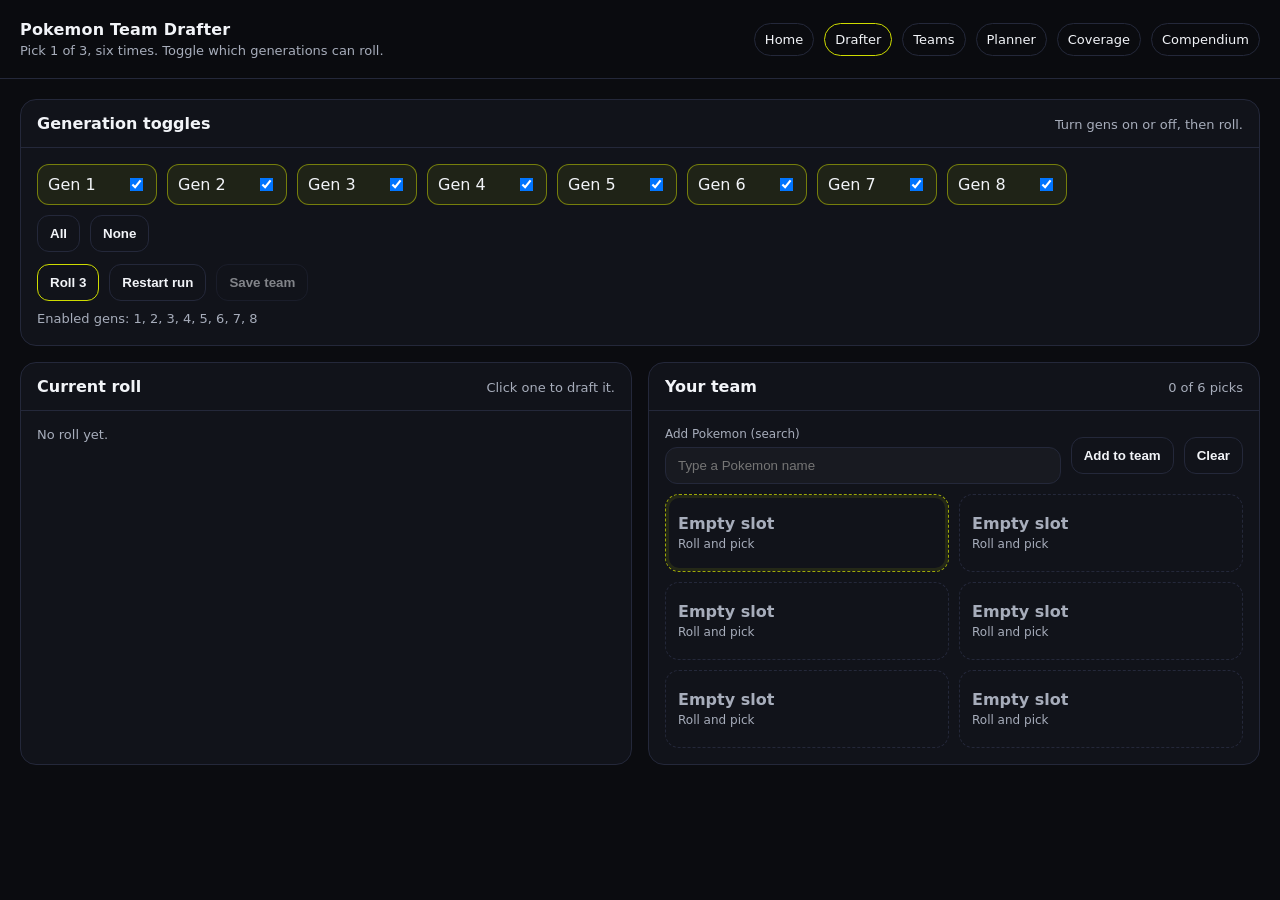
<file: index.html>
<!doctype html>
<html lang="en">
<head>
  <meta charset="utf-8">
  <meta name="viewport" content="width=device-width,initial-scale=1">
  <title>Pokemon Team Drafter</title>
  <link rel="stylesheet" href="styles.css">
</head>
<body>
  <header class="topbar">
    <div class="wrap topbarInner">
      <div>
        <div class="title">Pokemon Team Drafter</div>
        <div class="subtitle">Pick 1 of 3, six times. Toggle which generations can roll.</div>
      </div>
      <nav class="nav">
        <a class="navLink" href="home.html">Home</a>
        <a class="navLink" href="index.html" aria-current="page">Drafter</a>
        <a class="navLink" href="teams.html">Teams</a>
        <a class="navLink" href="planner.html">Planner</a>
        <a class="navLink" href="coverage.html">Coverage</a>
        <a class="navLink" href="compendium.html">Compendium</a>
      </nav>
    </div>
  </header>

  <main class="wrap">
    <section class="card">
      <div class="cardHeader">
        <div class="sectionTitle">Generation toggles</div>
        <div class="muted small">Turn gens on or off, then roll.</div>
      </div>
      <div class="cardBody">
        <div class="row gap wrapRow">
          <div id="genToggles" class="genGrid"></div>
          <div class="row gap wrapRow">
            <button id="allGensBtn" class="btn">All</button>
            <button id="noneGensBtn" class="btn">None</button>
          </div>
        </div>

        <div class="row gap topPad wrapRow">
          <button id="rollBtn" class="btn primary">Roll 3</button>
          <button id="restartBtn" class="btn">Restart run</button>
          <button id="saveBtn" class="btn" disabled>Save team</button>
        </div>

        <div id="status" class="status"></div>
      </div>
    </section>

    <section class="grid2">
      
      <section class="card">
        <div class="cardHeader">
          <div class="sectionTitle">Current roll</div>
          <div class="muted small">Click one to draft it.</div>
        </div>
        <div class="cardBody">
          <div id="choices" class="choices"></div>
        </div>
      </section>

      <section class="card">
        <div class="cardHeader">
          <div class="sectionTitle">Your team</div>
          <div class="muted small"><span id="pickCount">0</span> of 6 picks</div>
        </div>
        <div class="cardBody">
          <div class="row gap wrapRow" style="margin-bottom:10px">
            <label class="field" style="min-width:260px;flex:1 1 auto">
              <span class="label">Add Pokemon (search)</span>
              <input id="manualAddInput" class="input" list="pokemonDatalist" placeholder="Type a Pokemon name">
            </label>
            <div class="row gap" style="align-items:flex-end">
              <button id="manualAddBtn" class="btn">Add to team</button>
              <button id="manualClearBtn" class="btn">Clear</button>
            </div>
          </div>
          <datalist id="pokemonDatalist"></datalist>
          <div id="teamSlots" class="teamSlots"></div>
        </div>
      </section>

    </section>
  </main>

  <script src="app.js"></script>
  <script>window.PTD.initDrafter();</script>
</body>
</html>
</file>
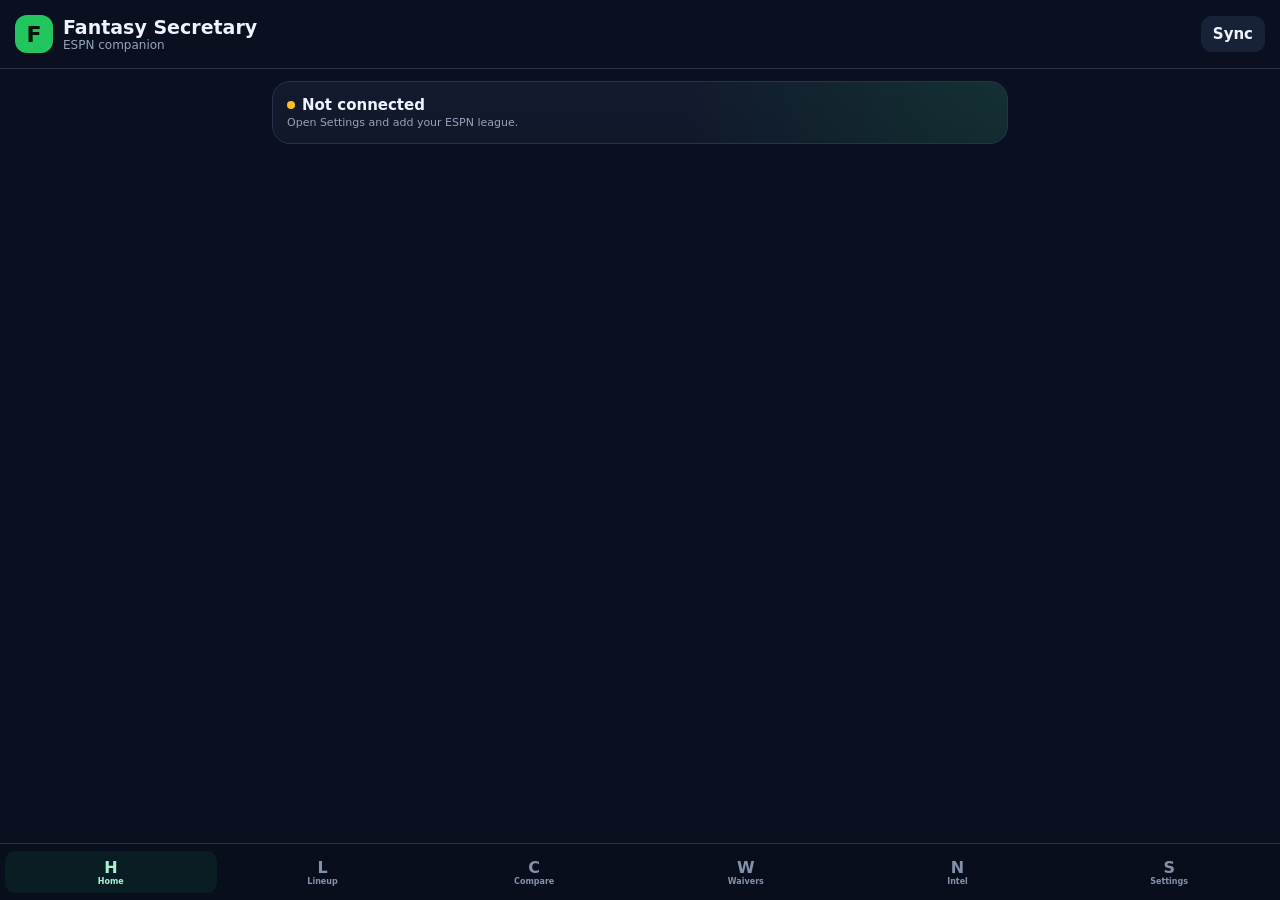
<file: fantasy-secretary-android/app/src/main/assets/index.html>
<!doctype html><html><head><meta charset="utf-8"><meta name="viewport" content="width=device-width,initial-scale=1,viewport-fit=cover"><meta name="theme-color" content="#0b1020"><style>
:root{--b:#0b1020;--p:#121a2d;--p2:#172138;--l:#26334f;--t:#eef3ff;--m:#96a3bd;--g:#22c55e;--r:#fb7185;--a:#fbbf24}*{box-sizing:border-box}body{margin:0;background:var(--b);color:var(--t);font:15px system-ui;padding-bottom:78px}button,input,select{font:inherit}.top{position:sticky;top:0;z-index:3;background:#0b1020f2;border-bottom:1px solid var(--l);padding:15px}.brand{display:flex;align-items:center;gap:10px}.logo{width:38px;height:38px;border-radius:12px;background:var(--g);color:#06150b;display:grid;place-items:center;font-size:22px;font-weight:900}h1{font-size:19px;margin:0}.sub,.muted{color:var(--m)}.sub{font-size:12px}.sync{margin-left:auto;background:var(--p2);color:var(--t);border:0;border-radius:11px;padding:9px 12px;font-weight:800}main{padding:12px;max-width:760px;margin:auto}.page{display:none}.page.on{display:block}.card{background:linear-gradient(180deg,var(--p),#10182a);border:1px solid var(--l);border-radius:18px;padding:14px;margin-bottom:11px}.card h2{font-size:16px;margin:0 0 10px}.hero{background:radial-gradient(circle at 100% 0,#22c55e22,transparent 45%),linear-gradient(180deg,var(--p),#10182a)}.grid{display:grid;grid-template-columns:1fr 1fr;gap:9px}.metric{background:var(--p2);border:1px solid var(--l);border-radius:14px;padding:11px}.metric span{font-size:10px;color:var(--m);text-transform:uppercase}.metric b{display:block;font-size:22px;margin-top:3px}.match{display:grid;grid-template-columns:1fr auto 1fr;align-items:center;gap:8px}.right{text-align:right}.score{font-size:25px;font-weight:900}.row{display:flex;align-items:center;gap:9px;padding:10px 0;border-top:1px solid var(--l)}.row:first-child{border-top:0}.pos{min-width:34px;height:27px;border-radius:8px;background:#25314a;display:grid;place-items:center;font-size:10px;font-weight:900}.player{min-width:0;flex:1}.player b{display:block;white-space:nowrap;overflow:hidden;text-overflow:ellipsis}.meta{font-size:11px;color:var(--m);margin-top:2px}.pts{text-align:right;font-weight:900}.pill{display:inline-block;padding:2px 6px;border-radius:99px;background:#24314a;font-size:9px;font-weight:800}.bad{background:#fb718522;color:#fda4af}.warn{background:#fbbf2422;color:#fde68a}.good{background:#22c55e22;color:#86efac}.status{display:flex;align-items:center;gap:7px}.dot{width:8px;height:8px;border-radius:50%;background:var(--a)}.dot.ok{background:var(--g)}.dot.bad{background:var(--r)}label{display:block;color:#b7c2d8;font-size:11px;font-weight:800;margin:9px 0 5px}input,select{width:100%;border:1px solid var(--l);border-radius:12px;padding:11px;background:#0c1426;color:var(--t)}.btn{width:100%;border:0;border-radius:13px;padding:12px;background:var(--g);font-weight:900;color:#06150b}.btn.alt{background:var(--p2);border:1px solid var(--l);color:var(--t)}.note{background:#0d1628;border-radius:12px;padding:10px;color:#bac5da;font-size:11px}.empty{text-align:center;color:var(--m);padding:30px 12px}.tabs{position:fixed;bottom:0;left:0;right:0;display:grid;grid-template-columns:repeat(6,1fr);background:#0a0f1df8;border-top:1px solid var(--l);padding:7px 5px calc(7px + env(safe-area-inset-bottom));z-index:5}.tab{border:0;background:transparent;color:#8491aa;padding:7px 1px;border-radius:10px;font-size:8px;font-weight:800}.tab.on{background:#22c55e15;color:#a7f3d0}.tab b{display:block;font-size:16px}.toast{position:fixed;left:14px;right:14px;bottom:88px;background:white;color:#111827;padding:11px;border-radius:12px;font-weight:800;opacity:0;pointer-events:none;transition:.2s}.toast.on{opacity:1}
</style></head><body><header class="top"><div class="brand"><div class="logo">F</div><div><h1>Fantasy Secretary</h1><div class="sub" id="leagueName">ESPN companion</div></div><button class="sync" id="sync" onclick="syncAll()">Sync</button></div></header><main>
<section id="home" class="page on"><div class="card hero"><div class="status"><i class="dot" id="dot"></i><b id="status">Not connected</b></div><div class="meta" id="detail">Open Settings and add your ESPN league.</div></div><div id="homeBody"></div></section>
<section id="lineup" class="page"><div id="lineupBody" class="empty">Sync your league to optimize your lineup.</div></section>
<section id="compare" class="page"><div class="card"><h2>Player Compare</h2><label>Player A</label><select id="ca"></select><label>Player B</label><select id="cb"></select><br><br><button class="btn" onclick="compare()">Evaluate</button></div><div id="compareBody"></div></section>
<section id="waivers" class="page"><div class="card"><h2>Waiver Radar</h2><div class="grid"><div><label>Position</label><select id="wp" onchange="renderWaivers()"><option value="all">All</option><option>QB</option><option>RB</option><option>WR</option><option>TE</option><option>K</option><option>D/ST</option></select></div><div><label>Sort</label><select id="ws" onchange="renderWaivers()"><option value="score">Secretary score</option><option value="proj">Projection</option><option value="owned">Owned %</option></select></div></div></div><div id="waiverBody" class="empty">Sync to load free agents.</div></section>
<section id="intel" class="page"><div id="intelBody" class="empty">Sync to load NFL news and player status.</div></section>
<section id="settings" class="page"><div class="card"><h2>ESPN League</h2><label>League ID</label><input id="lid" inputmode="numeric"><div class="grid"><div><label>Season</label><input id="season" value="2026" inputmode="numeric"></div><div><label>Your team</label><select id="team"><option value="">Select after sync</option></select></div></div><label>SWID for private leagues</label><input id="swid" autocomplete="off"><label>espn_s2 for private leagues</label><input id="s2" type="password" autocomplete="off"><br><br><button class="btn" onclick="save()">Save and connect</button><br><br><button class="btn alt" onclick="FantasyNative.clearCredentials();toast('Credentials cleared')">Clear credentials</button></div><div class="card"><h2>About the model</h2><div class="note">Secretary score blends ESPN weekly projection, recent production, injury availability and ownership signal. It is for decision support, not a guarantee.</div></div></section>
</main><nav class="tabs"><button class="tab on" data-p="home"><b>H</b>Home</button><button class="tab" data-p="lineup"><b>L</b>Lineup</button><button class="tab" data-p="compare"><b>C</b>Compare</button><button class="tab" data-p="waivers"><b>W</b>Waivers</button><button class="tab" data-p="intel"><b>N</b>Intel</button><button class="tab" data-p="settings"><b>S</b>Settings</button></nav><div class="toast" id="toast"></div>
<script>
const POS={1:'QB',2:'RB',3:'WR',4:'TE',5:'K',16:'D/ST'},SLOT={0:'QB',2:'RB',4:'WR',6:'TE',16:'D/ST',17:'K',20:'Bench',21:'IR',23:'FLEX',7:'OP'};let A={set:{},league:null,week:1,team:null,players:[],waivers:[],news:[],pending:new Map()};
function $(x){return document.getElementById(x)}function esc(s){return String(s||'').replace(/[&<>"']/g,c=>({'&':'&amp;','<':'&lt;','>':'&gt;','"':'&quot;',"'":'&#39;'}[c]))}function n(x){x=Number(x);return isFinite(x)?x:0}function f(x){return n(x).toFixed(1)}function toast(x){$('toast').textContent=x;$('toast').classList.add('on');setTimeout(()=>$('toast').classList.remove('on'),2200)}
function get(url,h={}){return new Promise((ok,no)=>{let id='r'+Date.now()+Math.random();A.pending.set(id,{ok,no});FantasyNative.request(url,JSON.stringify(h),id);setTimeout(()=>{if(A.pending.has(id)){A.pending.delete(id);no(Error('Request timed out'))}},25000)})}window.__nativeResponse=(id,st,body)=>{let p=A.pending.get(id);if(!p)return;A.pending.delete(id);try{let d=JSON.parse(body);st>=200&&st<400?p.ok(d):p.no(Error(d.error||('ESPN '+st)))}catch(e){p.no(Error('Bad ESPN response'))}};
document.querySelectorAll('.tab').forEach(b=>b.onclick=()=>{document.querySelectorAll('.page').forEach(x=>x.classList.toggle('on',x.id===b.dataset.p));document.querySelectorAll('.tab').forEach(x=>x.classList.toggle('on',x===b));if(b.dataset.p==='compare')fillCompare();if(b.dataset.p==='waivers')renderWaivers();scrollTo(0,0)});
function init(){try{A.set=JSON.parse(FantasyNative.getSettings()||'{}')}catch(e){}$('lid').value=A.set.leagueId||'';$('season').value=A.set.season||'2026';if(A.set.hasSwid)$('swid').placeholder='Saved';if(A.set.hasS2)$('s2').placeholder='Saved';if(A.set.leagueId)syncAll()}function save(){let o={leagueId:$('lid').value.trim(),season:$('season').value.trim()||'2026',teamId:$('team').value};if($('swid').value.trim())o.swid=$('swid').value.trim();if($('s2').value.trim())o.s2=$('s2').value.trim();if(!o.leagueId)return toast('League ID required');FantasyNative.saveSettings(JSON.stringify(o));A.set={...A.set,...o};syncAll();document.querySelector('[data-p=home]').click()}
function url(){return `https://lm-api-reads.fantasy.espn.com/apis/v3/games/ffl/seasons/${A.set.season||2026}/segments/0/leagues/${A.set.leagueId}?view=mTeam&view=mRoster&view=mMatchup&view=mMatchupScore&view=mSettings&view=mStatus`}function teamName(t){return ((t.location||'')+' '+(t.nickname||'')).trim()||t.name||('Team '+t.id)}
async function syncAll(){if(!A.set.leagueId)return document.querySelector('[data-p=settings]').click();$('sync').textContent='...';$('status').textContent='Connecting to ESPN';try{A.league=await get(url());A.week=n(A.league.status?.currentMatchupPeriod||A.league.scoringPeriodId||1);let teams=A.league.teams||[];A.team=teams.find(t=>String(t.id)===String(A.set.teamId||''))||teams[0];if(A.team){A.set.teamId=String(A.team.id);FantasyNative.saveSettings(JSON.stringify({teamId:A.set.teamId}))}A.players=(A.team?.roster?.entries||[]).map(e=>player(e.playerPoolEntry?.player||{},e.lineupSlotId,e.playerPoolEntry||{}));$('team').innerHTML=teams.map(t=>`<option value="${t.id}" ${A.team&&t.id===A.team.id?'selected':''}>${esc(teamName(t))}</option>`).join('');$('team').onchange=()=>{A.set.teamId=$('team').value;FantasyNative.saveSettings(JSON.stringify({teamId:A.set.teamId}));syncAll()};$('leagueName').textContent=A.league.settings?.name||'ESPN Fantasy';$('dot').className='dot ok';$('status').textContent=A.league.settings?.name||'Connected';$('detail').textContent='Week '+A.week+' - '+teamName(A.team);renderHome();renderLineup();await Promise.allSettled([loadWaivers(),loadIntel()]);renderHome();renderWaivers();renderIntel();fillCompare();toast('Synced')}catch(e){$('dot').className='dot bad';$('status').textContent='Connection failed';$('detail').textContent=e.message}finally{$('sync').textContent='Sync'}}
function player(p,slot,pool){let stats=p.stats||[],wp=stats.find(x=>n(x.scoringPeriodId)===A.week&&n(x.statSourceId)===1),wa=stats.find(x=>n(x.scoringPeriodId)===A.week&&n(x.statSourceId)===0),sa=stats.find(x=>n(x.scoringPeriodId)===0&&n(x.statSourceId)===0);return{id:p.id,name:p.fullName||p.name||'Unknown',pos:POS[p.defaultPositionId]||'?',inj:String(p.injuryStatus||'ACTIVE').toUpperCase(),eligible:p.eligibleSlots||[],slotId:slot,slot:SLOT[slot]||String(slot),proj:n(wp?.appliedTotal||0),actual:n(wa?.appliedTotal||0),avg:n(p.averagePoints||(sa?.appliedTotal?sa.appliedTotal/Math.max(1,A.week-1):0)),owned:n(p.ownership?.percentOwned||0),started:n(p.ownership?.percentStarted||0)}}function penalty(p){return ['OUT','IR','SUSPENSION','DOUBTFUL'].includes(p.inj)?-100:p.inj==='QUESTIONABLE'?-3:0}function score(p){return p.proj*.62+p.avg*.27+Math.min(5,p.owned/20)*.35+penalty(p)}function pill(p){return ['OUT','IR','SUSPENSION','DOUBTFUL'].includes(p.inj)?`<span class="pill bad">${p.inj}</span>`:p.inj==='QUESTIONABLE'?'<span class="pill warn">Q</span>':''}function row(p,s){return `<div class="row"><div class="pos">${esc(s||p.pos)}</div><div class="player"><b>${esc(p.name)}</b><div class="meta">${esc(p.pos)} ${pill(p)} ${p.owned?`<span class="pill">${f(p.owned)}% owned</span>`:''}</div></div><div class="pts">${f(p.proj)}<div class="meta">proj</div></div></div>`}
function matchup(){return (A.league.schedule||[]).find(m=>n(m.matchupPeriodId)===A.week&&(n(m.home?.teamId)===n(A.team?.id)||n(m.away?.teamId)===n(A.team?.id)))}function opp(){let m=matchup();if(!m)return null;let id=n(m.home?.teamId)===n(A.team.id)?m.away?.teamId:m.home?.teamId;return (A.league.teams||[]).find(t=>n(t.id)===n(id))}function side(m,id){return n(m?.home?.teamId)===n(id)?m.home:m?.away}function proj(t){return (t?.roster?.entries||[]).filter(e=>![20,21].includes(n(e.lineupSlotId))).reduce((s,e)=>s+player(e.playerPoolEntry?.player||{},e.lineupSlotId,{}).proj,0)}
function renderHome(){let m=matchup(),o=opp(),me=side(m,A.team.id),os=o?side(m,o.id):null,mp=proj(A.team),op=proj(o),alerts=A.players.filter(p=>p.inj!=='ACTIVE'&&p.inj!=='NORMAL'),starters=A.players.filter(p=>![20,21].includes(n(p.slotId)));$('homeBody').innerHTML=`<div class="card hero"><h2>Week ${A.week} matchup</h2><div class="match"><div><b>${esc(teamName(A.team))}</b><div class="score">${f(me?.totalPoints)}</div><div class="meta">${f(mp)} projected</div></div><div class="muted">VS</div><div class="right"><b>${esc(o?teamName(o):'Opponent')}</b><div class="score">${f(os?.totalPoints)}</div><div class="meta">${f(op)} projected</div></div></div></div><div class="grid"><div class="metric"><span>Projected edge</span><b>${mp>=op?'+':''}${f(mp-op)}</b></div><div class="metric"><span>Roster alerts</span><b>${alerts.length}</b></div></div><div class="card" style="margin-top:11px"><h2>Your starters</h2>${starters.map(p=>row(p,p.slot)).join('')}</div>${alerts.length?`<div class="card"><h2>Status alerts</h2>${alerts.map(p=>row(p,p.inj)).join('')}</div>`:''}${A.waivers.length?`<div class="card"><h2>Top waiver options</h2>${A.waivers.slice().sort((a,b)=>score(b)-score(a)).slice(0,4).map(p=>row(p,p.pos)).join('')}</div>`:''}`}
function optimize(){let counts=A.league.settings?.rosterSettings?.lineupSlotCounts||{0:1,2:2,4:2,6:1,23:1,16:1,17:1},slots=[];Object.entries(counts).forEach(([s,c])=>{s=n(s);if(![20,21].includes(s))for(let i=0;i<n(c);i++)slots.push(s)});let used=new Set(),out=[];slots.sort((a,b)=>A.players.filter(p=>p.eligible.includes(a)).length-A.players.filter(p=>p.eligible.includes(b)).length).forEach(s=>{let p=A.players.filter(x=>!used.has(x.id)&&(x.eligible.includes(s)||n(x.slotId)===s)).sort((a,b)=>score(b)-score(a))[0];if(p){used.add(p.id);out.push({s,p})}});return out}function renderLineup(){let x=optimize(),cur=A.players.filter(p=>![20,21].includes(n(p.slotId))).reduce((s,p)=>s+p.proj,0),best=x.reduce((s,z)=>s+z.p.proj,0);$('lineupBody').innerHTML=`<div class="card hero"><h2>Lineup Optimizer</h2><div class="grid"><div class="metric"><span>Current</span><b>${f(cur)}</b></div><div class="metric"><span>Optimized</span><b>${f(best)}</b></div></div><div class="note" style="margin-top:9px">${best-cur>.05?'Potential gain: +'+f(best-cur)+' projected points.':'Current starters already match the best projected lineup found.'}</div></div><div class="card"><h2>Recommended starters</h2>${x.map(z=>row(z.p,SLOT[z.s]||z.p.pos)).join('')}</div>`}
async function loadWaivers(){let u=`https://lm-api-reads.fantasy.espn.com/apis/v3/games/ffl/seasons/${A.set.season||2026}/segments/0/leagues/${A.set.leagueId}?view=kona_player_info&scoringPeriodId=${A.week}`,filter={players:{filterStatus:{value:['FREEAGENT','WAIVERS']},filterSlotIds:{value:[0,2,4,6,17,16]},limit:100,sortPercOwned:{sortPriority:1,sortAsc:false}}};let d=await get(u,{'X-Fantasy-Filter':JSON.stringify(filter)});A.waivers=(d.players||[]).map(x=>player(x.player||{},null,x)).filter(p=>p.id)}function renderWaivers(){if(!A.waivers.length)return;let pos=$('wp').value,sort=$('ws').value,x=A.waivers.filter(p=>pos==='all'||p.pos===pos);x.sort((a,b)=>sort==='proj'?b.proj-a.proj:sort==='owned'?b.owned-a.owned:score(b)-score(a));$('waiverBody').innerHTML=x.slice(0,35).map((p,i)=>`<div class="card"><div class="row"><div class="pos">${p.pos}</div><div class="player"><b>${i<3?'<span class="pill good">TOP '+(i+1)+'</span> ':''}${esc(p.name)}</b><div class="meta">${pill(p)} ${f(p.owned)}% owned</div></div><div class="pts">${score(p).toFixed(1)}<div class="meta">score</div></div></div><div class="grid"><div class="metric"><span>Projection</span><b>${f(p.proj)}</b></div><div class="metric"><span>Average</span><b>${f(p.avg)}</b></div></div></div>`).join('')}
function fillCompare(){let x=[...A.players,...A.waivers].filter((p,i,a)=>a.findIndex(q=>q.id===p.id)===i),h=x.map(p=>`<option value="${p.id}">${esc(p.name)} - ${p.pos}</option>`).join('');$('ca').innerHTML=h;$('cb').innerHTML=h;if($('cb').options.length>1)$('cb').selectedIndex=1}function find(id){return [...A.players,...A.waivers].find(p=>String(p.id)===String(id))}function compare(){let a=find($('ca').value),b=find($('cb').value);if(!a||!b)return;let sa=score(a),sb=score(b),w=sa>=sb?a:b;$('compareBody').innerHTML=`<div class="card hero"><h2>Recommendation: ${esc(w.name)}</h2><div class="note">Projection has the highest weight, then recent scoring, injury status and ownership signal.</div></div><div class="grid"><div class="metric"><span>${esc(a.name)}</span><b>${sa.toFixed(1)}</b><div class="meta">Proj ${f(a.proj)} Avg ${f(a.avg)}</div></div><div class="metric"><span>${esc(b.name)}</span><b>${sb.toFixed(1)}</b><div class="meta">Proj ${f(b.proj)} Avg ${f(b.avg)}</div></div></div>`}
async function loadIntel(){let d=await get('https://site.api.espn.com/apis/site/v2/sports/football/nfl/news?limit=30');A.news=d.articles||[]}function renderIntel(){$('intelBody').innerHTML=`<div class="card"><h2>NFL News - ESPN</h2>${A.news.slice(0,20).map(x=>`<div class="row"><div class="player"><b>${esc(x.headline||'NFL update')}</b><div class="meta">${esc((x.description||'').slice(0,160))}</div></div></div>`).join('')||'<div class="empty">No news returned.</div>'}</div>`}document.addEventListener('DOMContentLoaded',init);
</script></body></html>
</file>
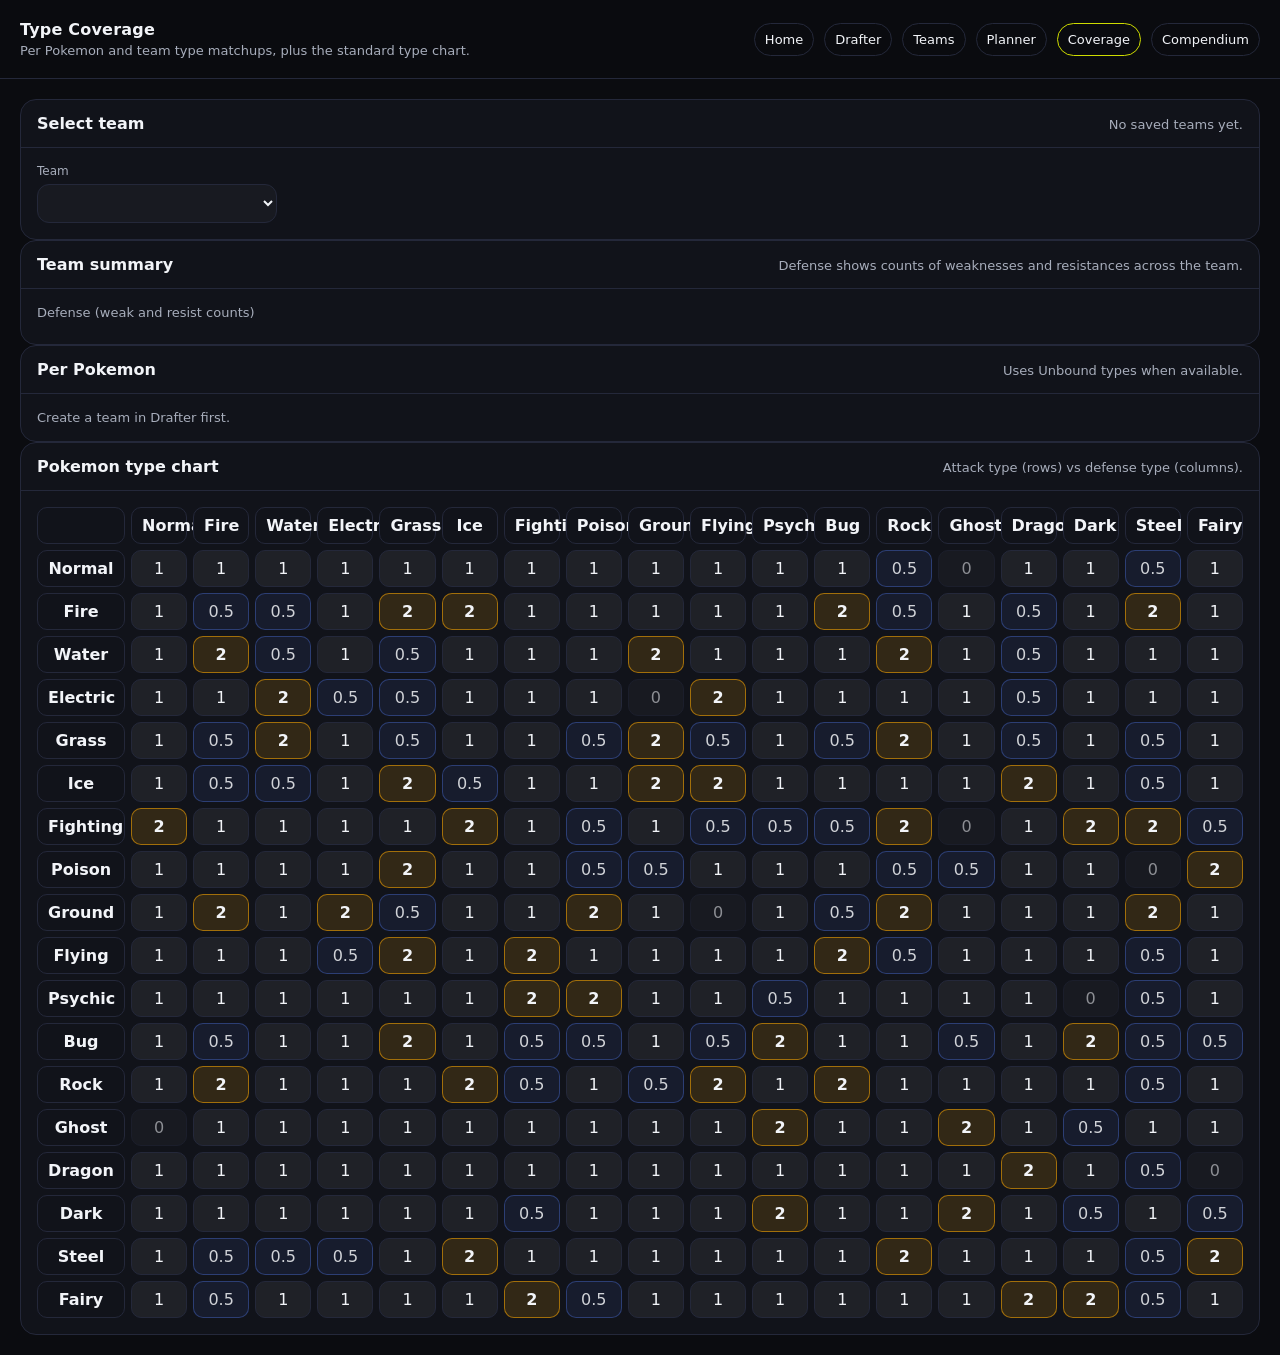
<file: coverage.html>
<!doctype html>
<html lang="en">
<head>
  <meta charset="utf-8">
  <meta name="viewport" content="width=device-width,initial-scale=1">
  <title>Type Coverage</title>
  <link rel="stylesheet" href="styles.css">
</head>
<body>
  <header class="topbar">
    <div class="wrap topbarInner">
      <div>
        <div class="title">Type Coverage</div>
        <div class="subtitle">Per Pokemon and team type matchups, plus the standard type chart.</div>
      </div>
      <nav class="nav">
        <a class="navLink" href="home.html">Home</a>
        <a class="navLink" href="index.html">Drafter</a>
        <a class="navLink" href="teams.html">Teams</a>
        <a class="navLink" href="planner.html">Planner</a>
        <a class="navLink" href="coverage.html" aria-current="page">Coverage</a>
        <a class="navLink" href="compendium.html">Compendium</a>
      </nav>
    </div>
  </header>

  <main class="wrap">
    <section class="card">
      <div class="cardHeader">
        <div class="sectionTitle">Select team</div>
        <div class="muted small" id="coverageStatus"></div>
      </div>
      <div class="cardBody">
        <div class="row gap wrapRow">
          <label class="field">
            <span class="label">Team</span>
            <select id="coverageTeamSelect" class="input"></select>
          </label>
        </div>
      </div>
    </section>

    <section class="card">
      <div class="cardHeader">
        <div class="sectionTitle">Team summary</div>
        <div class="muted small">Defense shows counts of weaknesses and resistances across the team.</div>
      </div>
      <div class="cardBody">
        <div>
          <div class="muted small" style="margin-bottom:8px">Defense (weak and resist counts)</div>
          <div class="typeGrid roomy" id="teamDefGrid"></div>
        </div>
      </div>
    </section>

    <section class="card">
      <div class="cardHeader">
        <div class="sectionTitle">Per Pokemon</div>
        <div class="muted small">Uses Unbound types when available.</div>
      </div>
      <div class="cardBody" id="coverageMonList"></div>
    </section>

    <section class="card">
      <div class="cardHeader">
        <div class="sectionTitle">Pokemon type chart</div>
        <div class="muted small">Attack type (rows) vs defense type (columns).</div>
      </div>
      <div class="cardBody">
        <div class="typeChartWrap" id="typeChart"></div>
      </div>
    </section>
  </main>

  <script src="app.js"></script>
  <script>window.PTD.initCoveragePage();</script>
</body>
</html>
</file>
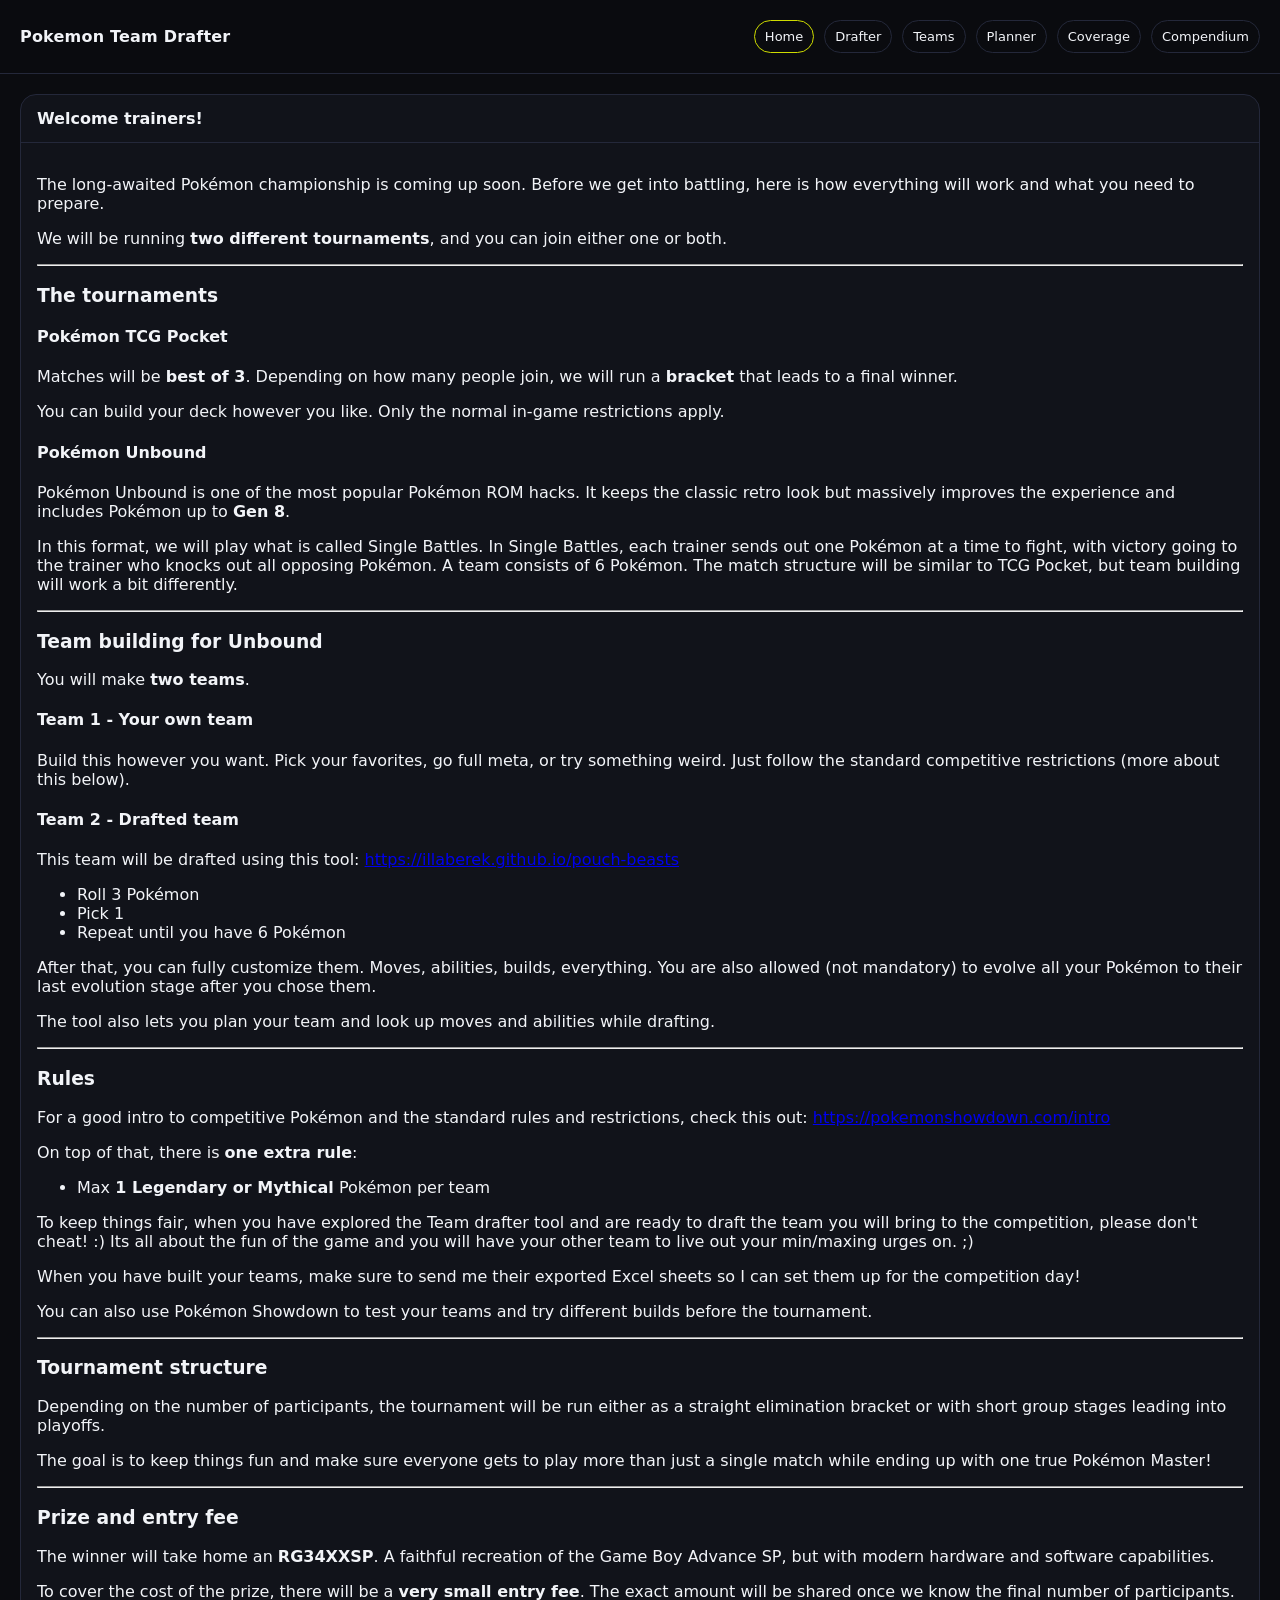
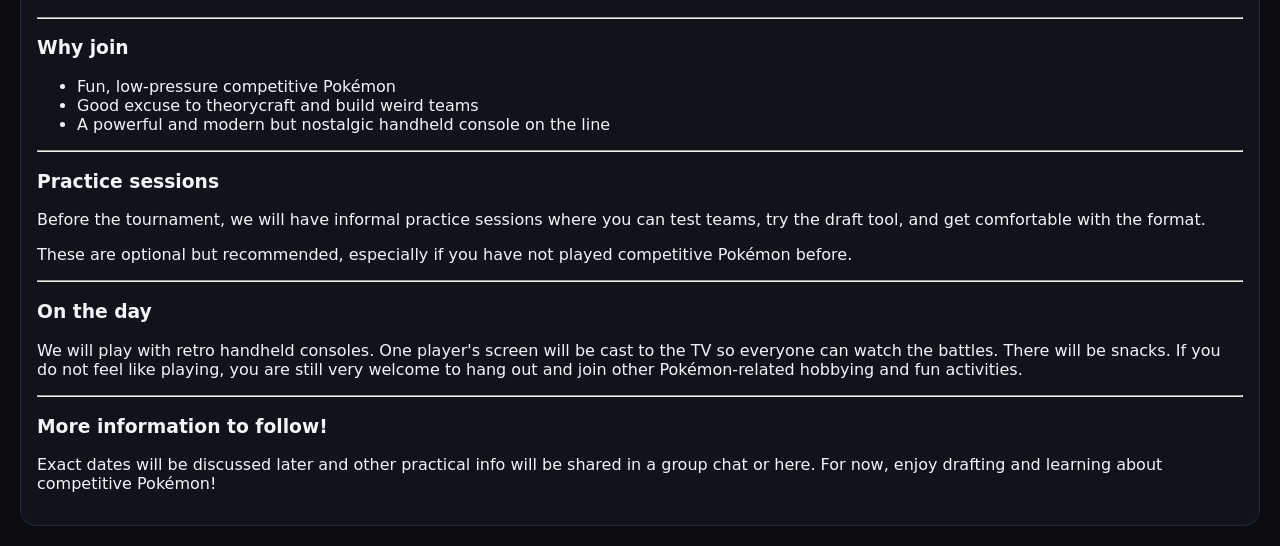
<file: home.html>
<!doctype html>
<html lang="en">
<head>
  <meta charset="utf-8">
  <meta name="viewport" content="width=device-width,initial-scale=1">
  <title>Welcome</title>
  <link rel="stylesheet" href="styles.css">
</head>
<body>
  <header class="topbar">
    <div class="wrap topbarInner">
      <div>
        <div class="title">Pokemon Team Drafter</div>
      </div>
      <nav class="nav">
        <a class="navLink" href="home.html" aria-current="page">Home</a>
        <a class="navLink" href="index.html">Drafter</a>
        <a class="navLink" href="teams.html">Teams</a>
        <a class="navLink" href="planner.html">Planner</a>
        <a class="navLink" href="coverage.html">Coverage</a>
        <a class="navLink" href="compendium.html">Compendium</a>
      </nav>
    </div>
  </header>
  <main class="wrap">
    <section class="card">
      <div class="cardHeader">
        <div class="sectionTitle">Welcome trainers!</div>
        <div class="muted small"></div>
      </div>
      <div class="cardBody">
  <p>
    The long-awaited Pokémon championship is coming up soon. Before we get into battling,
    here is how everything will work and what you need to prepare.
  </p>
  <p>
    We will be running <strong>two different tournaments</strong>, and you can join either one or both.
  </p>
  <hr>
  <h3>The tournaments</h3>
  <h4>Pokémon TCG Pocket</h4>
  <p>
    Matches will be <strong>best of 3</strong>. Depending on how many people join,
    we will run a <strong>bracket</strong> that leads to a final winner.
  </p>
  <p>
    You can build your deck however you like. Only the normal in-game restrictions apply.
  </p>
  <h4>Pokémon Unbound</h4>
  <p>
    Pokémon Unbound is one of the most popular Pokémon ROM hacks. It keeps the classic retro look
    but massively improves the experience and includes Pokémon up to <strong>Gen 8</strong>.
  </p>
  <p>
    In this format, we will play what is called Single Battles. In Single Battles, each trainer sends out one Pokémon at a time to fight, with victory going to the trainer who knocks out all opposing Pokémon. A team consists of 6 Pokémon. The match structure will be similar to TCG Pocket, but team building will work a bit differently.
  </p>
  <hr>
  <h3>Team building for Unbound</h3>
  <p>You will make <strong>two teams</strong>.</p>
  <h4>Team 1 - Your own team</h4>
  <p>
    Build this however you want. Pick your favorites, go full meta, or try something weird.
    Just follow the standard competitive restrictions (more about this below).
  </p>
  <h4>Team 2 - Drafted team</h4>
  <p>
    This team will be drafted using this tool:
    <a href="https://illaberek.github.io/pouch-beasts" target="_blank" rel="noopener noreferrer">
      https://illaberek.github.io/pouch-beasts
    </a>
  </p>
  <ul>
    <li>Roll 3 Pokémon</li>
    <li>Pick 1</li>
    <li>Repeat until you have 6 Pokémon</li>
  </ul>
  <p>
    After that, you can fully customize them. Moves, abilities, builds, everything. You are also allowed (not mandatory) to evolve all your Pokémon to their last evolution stage after you chose them.
  <p>
    The tool also lets you plan your team and look up moves and abilities while drafting.
  </p>
  <hr>
  <h3>Rules</h3>
  <p>
    For a good intro to competitive Pokémon and the standard rules and restrictions, check this out:
    <a href="https://pokemonshowdown.com/intro" target="_blank" rel="noopener noreferrer">
      https://pokemonshowdown.com/intro
    </a>
  </p>
  <p>On top of that, there is <strong>one extra rule</strong>:</p>
  <ul>
    <li>Max <strong>1 Legendary or Mythical</strong> Pokémon per team</li>
  </ul>
  <p>
    To keep things fair, when you have explored the Team drafter tool and are ready to draft the team you will bring to the competition, please don't cheat! :) Its all about the fun of the game and you will have your other team to live out your min/maxing urges on. ;)  
  </p>
        <p>
    When you have built your teams, make sure to send me their exported Excel sheets so I can set them up for the competition day!
  </p>
        <p>
    You can also use Pokémon Showdown to test your teams and try different builds
    before the tournament.
  </p>
  <hr>
  <h3>Tournament structure</h3>
  <p>
    Depending on the number of participants, the tournament will be run either as a
    straight elimination bracket or with short group stages leading into playoffs.
  </p>
  <p>
    The goal is to keep things fun and make sure everyone gets to play
    more than just a single match while ending up with one true Pokémon Master!
  </p>
  <hr>
  <h3>Prize and entry fee</h3>
  <p>
    The winner will take home an <strong>RG34XXSP</strong>. A faithful recreation of the Game Boy Advance SP, but with modern hardware and software capabilities.
  </p>
  <p>
    To cover the cost of the prize, there will be a <strong>very small entry fee</strong>.
    The exact amount will be shared once we know the final number of participants.
  </p>
  <hr>
  <h3>Why join</h3>
  <ul>
    <li>Fun, low-pressure competitive Pokémon</li>
    <li>Good excuse to theorycraft and build weird teams</li>
    <li>A powerful and modern but nostalgic handheld console on the line</li>
  </ul>
  <hr>
  <h3>Practice sessions</h3>
  <p>
    Before the tournament, we will have informal practice sessions where you can
    test teams, try the draft tool, and get comfortable with the format.
  </p>
  <p>
    These are optional but recommended, especially if you have not played competitive
    Pokémon before.
  </p>
  <hr>
  <h3>On the day</h3>
  <p>
    We will play with retro handheld consoles. One player's screen will be cast to the TV so everyone can watch the battles.
    There will be snacks. If you do not feel like playing, you are still very welcome
    to hang out and join other Pokémon-related hobbying and fun activities.
  </p>
  <hr>
  <h3>More information to follow!</h3>
  <p>
Exact dates will be discussed later and other practical info will be shared in a group chat or here. For now, enjoy drafting and learning about competitive Pokémon!
  </p>
</div>
    </section>
  </main>
</body>
</html>
</file>
<file: styles.css>
:root{
  --bg:#0b0c10;
  --card:#11131a;
  --fg:#f2f4f8;
  --mut:#a7adbb;
  --bd:#24283a;
  --ac:#cedc00;
  --r:16px;
}

*{box-sizing:border-box}
body{
  margin:0;
  font-family:system-ui,-apple-system,Segoe UI,Roboto,Inter,Arial,sans-serif;
  background:var(--bg);
  color:var(--fg);
}

.wrap{max-width:1480px;margin:0 auto;padding:20px}

.topbar{position:sticky;top:0;background:rgba(11,12,16,.86);backdrop-filter:blur(10px);border-bottom:1px solid var(--bd);z-index:10}
.topbarInner{display:flex;align-items:center;justify-content:space-between;gap:16px}
.title{font-weight:800;letter-spacing:.2px}
.subtitle{color:var(--mut);font-size:13px;margin-top:4px}
.nav{display:flex;gap:10px;flex-wrap:wrap}
.navLink{color:var(--fg);text-decoration:none;border:1px solid var(--bd);padding:8px 10px;border-radius:999px;font-size:13px}
.navLink[aria-current="page"]{border-color:var(--ac)}

.card{background:var(--card);border:1px solid var(--bd);border-radius:var(--r);overflow:hidden}
.cardHeader{padding:14px 16px;border-bottom:1px solid var(--bd);display:flex;align-items:baseline;justify-content:space-between;gap:10px;flex-wrap:wrap}
.cardBody{padding:16px}
.sectionTitle{font-weight:750}
.muted{color:var(--mut)}
.small{font-size:13px}

.grid2{display:grid;grid-template-columns:1fr 1fr;gap:16px;margin-top:16px}
@media (max-width: 1100px){.grid2{grid-template-columns:1fr}}

.row{display:flex;align-items:center}
.gap{gap:10px}
.wrapRow{flex-wrap:wrap}
.grow{flex:1}
.topPad{margin-top:12px}

.btn{
  appearance:none;
  border:1px solid var(--bd);
  background:transparent;
  color:var(--fg);
  padding:10px 12px;
  border-radius:12px;
  cursor:pointer;
  font-weight:650;
}
.btn.primary{border-color:var(--ac)}
.btn:disabled{opacity:.5;cursor:not-allowed}

.status{margin-top:10px;color:var(--mut);font-size:13px;min-height:18px}

.genGrid{display:grid;grid-template-columns:repeat(9, minmax(120px, 1fr));gap:10px}
@media (max-width: 1100px){.genGrid{grid-template-columns:repeat(3, minmax(0, 1fr))}}
.genToggle{
  border:1px solid var(--bd);
  border-radius:12px;
  padding:10px 10px;
  display:flex;
  align-items:center;
  justify-content:space-between;
  gap:10px;
}
.genToggle input{transform:scale(1.05)}
.genToggle.on{border-color:rgba(206,220,0,.5);background:rgba(206,220,0,.08)}

.choices{display:grid;grid-template-columns:repeat(3, minmax(0, 1fr));gap:12px}
@media (max-width: 1100px){.choices{grid-template-columns:1fr}}
.choice{
  border:1px solid var(--bd);
  border-radius:14px;
  padding:14px;
  cursor:pointer;
}
.choiceTop{display:flex;align-items:center;gap:14px;align-items:flex-start}
.choiceText{min-width:0}
.sprite{width:72px;height:72px;image-rendering:pixelated;flex:0 0 auto}
.choiceName{font-weight:850;font-size:18px;line-height:1.15;white-space:normal;word-break:keep-all;overflow-wrap:normal;hyphens:none;}
.choiceMeta{color:var(--mut);font-size:12px;margin-top:4px}

.teamSlots{display:grid;grid-template-columns:repeat(2, minmax(0, 1fr));gap:10px;width:100%;min-width:0}
@media (max-width: 900px){.teamSlots{grid-template-columns:1fr}}
.slot{
  border:1px dashed var(--bd);
  border-radius:14px;
  padding:12px;
  display:flex;
  align-items:center;
  gap:12px;
  min-height:78px;
  position:relative;
}
.slot.filled{border-style:solid}
.slot.active{border-color:rgba(206,220,0,.75);box-shadow:0 0 0 3px rgba(206,220,0,.10) inset}
.slotText{min-width:0}
.slotName{font-weight:800;line-height:1.15;white-space:normal;word-break:keep-all;overflow-wrap:normal;hyphens:none;}
.slotSub{color:var(--mut);font-size:12px;margin-top:3px}
.slotActions{margin-left:auto;display:flex;gap:8px;align-items:center}
.iconBtn{border:1px solid var(--bd);background:rgba(255,255,255,.03);color:var(--fg);border-radius:10px;padding:8px 10px;cursor:pointer;font-size:12px;line-height:1}
.iconBtn:hover{border-color:rgba(206,220,0,.6)}

.teamsList{display:grid;gap:10px}
.teamCard{border:1px solid var(--bd);border-radius:14px;padding:12px;display:flex;align-items:center;justify-content:space-between;gap:12px;flex-wrap:wrap}
.teamCardLeft{display:flex;flex-direction:column;gap:6px}
.teamRow{display:flex;gap:8px;flex-wrap:wrap;align-items:center}
.miniSprite{width:36px;height:36px;image-rendering:pixelated;border:1px solid var(--bd);border-radius:10px;background:rgba(255,255,255,.04)}
.badge{border:1px solid var(--bd);border-radius:999px;padding:6px 10px;font-size:12px;color:var(--mut)}

.field{display:flex;flex-direction:column;gap:6px;min-width:240px}
.label{font-size:12px;color:var(--mut)}
.input{
  border:1px solid var(--bd);
  background:rgba(255,255,255,.03);
  color:var(--fg);
  padding:10px 12px;
  border-radius:12px;
  outline:none;
}
.input:focus{border-color:rgba(206,220,0,.6)}

select.input option{color:#000}

.pill{border:1px solid var(--bd);border-radius:999px;padding:6px 10px;font-size:12px;color:var(--mut)}

.plannerGrid{display:grid;grid-template-columns:repeat(2, minmax(0, 1fr));gap:16px;margin-top:16px}
@media (max-width: 1100px){.plannerGrid{grid-template-columns:1fr}}
.monCard{background:var(--card);border:1px solid var(--bd);border-radius:var(--r);overflow:hidden}
.monHead{padding:14px 16px;border-bottom:1px solid var(--bd);display:flex;align-items:center;justify-content:space-between;gap:12px;flex-wrap:wrap}
.monHeadLeft{display:flex;align-items:center;gap:12px}
.monName{font-weight:850}
.monMeta{color:var(--mut);font-size:12px;margin-top:2px}
.monBody{padding:16px;display:grid;gap:12px}
.cols2{display:grid;grid-template-columns:1fr 1fr;gap:10px}
@media (max-width: 520px){.cols2{grid-template-columns:1fr}}
.statGrid{display:grid;grid-template-columns:repeat(3, minmax(0, 1fr));gap:10px}
@media (max-width: 520px){.statGrid{grid-template-columns:repeat(2, minmax(0, 1fr))}}
.note{min-height:76px;resize:vertical}
.hr{height:1px;background:var(--bd);margin:4px 0}

.segmented{display:flex;border:1px solid var(--bd);border-radius:14px;overflow:hidden}
.segBtn{background:transparent;color:var(--fg);border:0;padding:10px 14px;font-weight:700;cursor:pointer}
.segBtn.on{background:rgba(206,220,0,.16);color:var(--fg)}
.compGrid{align-items:stretch}
.compGrid{display:grid;grid-template-columns:minmax(320px, 420px) 1fr;gap:12px;width:100%}
@media (max-width: 900px){.compGrid{grid-template-columns:1fr}}
.compList{border:1px solid var(--bd);border-radius:14px;overflow:auto;max-height:70vh}
.compItem{padding:10px 12px;border-bottom:1px solid var(--bd);cursor:pointer}
.compItem:last-child{border-bottom:0}
.compItem:hover{background:rgba(255,255,255,.04)}
.compItem.on{background:rgba(206,220,0,.12)}
.compDetail{border:1px solid var(--bd);border-radius:14px;padding:12px;min-height:200px}
.compDetail h3{margin:0 0 8px 0;font-size:18px}
.kv{display:grid;grid-template-columns:160px 1fr;gap:6px 12px}
.kv div{padding:2px 0}
.kv .k{color:var(--mut);font-size:12px}
.kv .v{color:var(--fg)}

.covGrid{display:grid;grid-template-columns:1fr 1fr;gap:14px}
@media (max-width: 900px){.covGrid{grid-template-columns:1fr}}
.typeGrid{display:grid;grid-template-columns:repeat(4,minmax(0,1fr));gap:10px}
@media (max-width: 900px){.typeGrid{grid-template-columns:repeat(2,minmax(0,1fr));gap:10px}}
.typeCell{border:1px solid var(--bd);border-radius:12px;padding:6px 8px;display:flex;justify-content:space-between;gap:8px;font-size:12px;min-width:0}
.typeName{font-weight:700;min-width:0}
.typeMult{color:var(--mut);white-space:nowrap}

.typeCell.x4{border-color:#a61c00}
.typeCell.x2{border-color:#e69138}
.typeCell.x1{border-color:var(--bd)}
.typeCell.x05{border-color:#6aa84f}
.typeCell.x025{border-color:#3d85c6}
.typeCell.x0{border-color:#999}


/* coverage layout overrides */
.typeCell{padding:10px 12px;font-size:13px;line-height:1.15;min-height:44px;align-items:center}
.typeName{font-size:13px}
.typeMult{font-size:13px}


.monDetails{border:1px solid var(--bd);border-radius:14px;overflow:hidden;}
.monDetails[open]{box-shadow:0 6px 16px rgba(0,0,0,.05)}
.monSummary{list-style:none;cursor:pointer;padding:12px 14px;font-weight:600;background:var(--card);border-bottom:1px solid var(--bd);display:flex;align-items:center;justify-content:space-between;gap:12px}
.monSumName{margin-right:12px}
.monSummary::-webkit-details-marker{display:none}
.monSummary::after{content:'▾';margin-left:auto;opacity:.6}
.monDetails:not([open]) .monSummary{border-bottom:none}
.monDetails:not([open]) .monSummary::after{content:'▸'}
.monDetails .monBody{padding:14px}

.covGrid.roomy{gap:18px}
.typeGrid.roomy{grid-template-columns:repeat(auto-fit,minmax(150px,1fr));gap:12px}
.typeCell{min-height:44px;flex-direction:column;align-items:flex-start;justify-content:center}
.typeMult{white-space:normal}

.typeChartWrap{overflow:auto}
.typeChart{display:grid;grid-template-columns:88px repeat(18, minmax(44px, 1fr));gap:6px;min-width:980px}
.tcCorner{position:sticky;left:0;z-index:3;background:var(--card);border:1px solid var(--bd);border-radius:10px}
.tcHead{position:sticky;top:0;z-index:2;background:var(--card);border:1px solid var(--bd);border-radius:10px;padding:8px 10px;text-align:center;font-weight:700;white-space:nowrap}
.tcSide{position:sticky;left:0;z-index:1;background:var(--card);border:1px solid var(--bd);border-radius:10px;padding:8px 10px;text-align:center;font-weight:700;white-space:nowrap}
.tcCell{border:1px solid var(--bd);border-radius:10px;padding:8px 10px;text-align:center;white-space:nowrap;background:rgba(255,255,255,.06)}
.tcCell.x0{opacity:.55}

.tcCell.x025{background:rgba(88,130,255,.16);border-color:rgba(88,130,255,.55)}
.tcCell.x05{background:rgba(88,130,255,.10);border-color:rgba(88,130,255,.40)}
.tcCell.x2{background:rgba(255,170,0,.14);border-color:rgba(255,170,0,.55)}
.tcCell.x4{background:rgba(255,100,100,.18);border-color:rgba(255,100,100,.60)}

.tcCell.x2{font-weight:700}
.tcCell.x05{opacity:.85}
.tcCell.x1{}


.typeMult .wr,.typeMult .rr{display:inline-block}
.typeMult .wr.hiW{font-weight:800;background:rgba(255,100,100,.18);border:1px solid rgba(255,100,100,.60);padding:2px 6px;border-radius:999px}
.typeMult .rr.hiR{font-weight:800;background:rgba(88,130,255,.16);border:1px solid rgba(88,130,255,.55);padding:2px 6px;border-radius:999px}


@media (max-width:720px){
  .topbarInner{align-items:flex-start}
  .subtitle{display:none}
  .nav{flex-wrap:nowrap;overflow-x:auto;gap:8px;padding-bottom:6px}
  .navLink{white-space:nowrap;font-size:12px;padding:7px 9px}

  .typeChart{grid-template-columns:96px repeat(18, minmax(84px, 1fr));min-width:1680px}
}



@media (max-width:720px){
  .typeChart{grid-template-columns:96px repeat(18, minmax(92px, 1fr));min-width:1900px}
  .tcHead,.tcSide{padding:10px 12px;font-size:13px}
  .tcCell{padding:10px 12px;font-size:13px}
}
</file>
